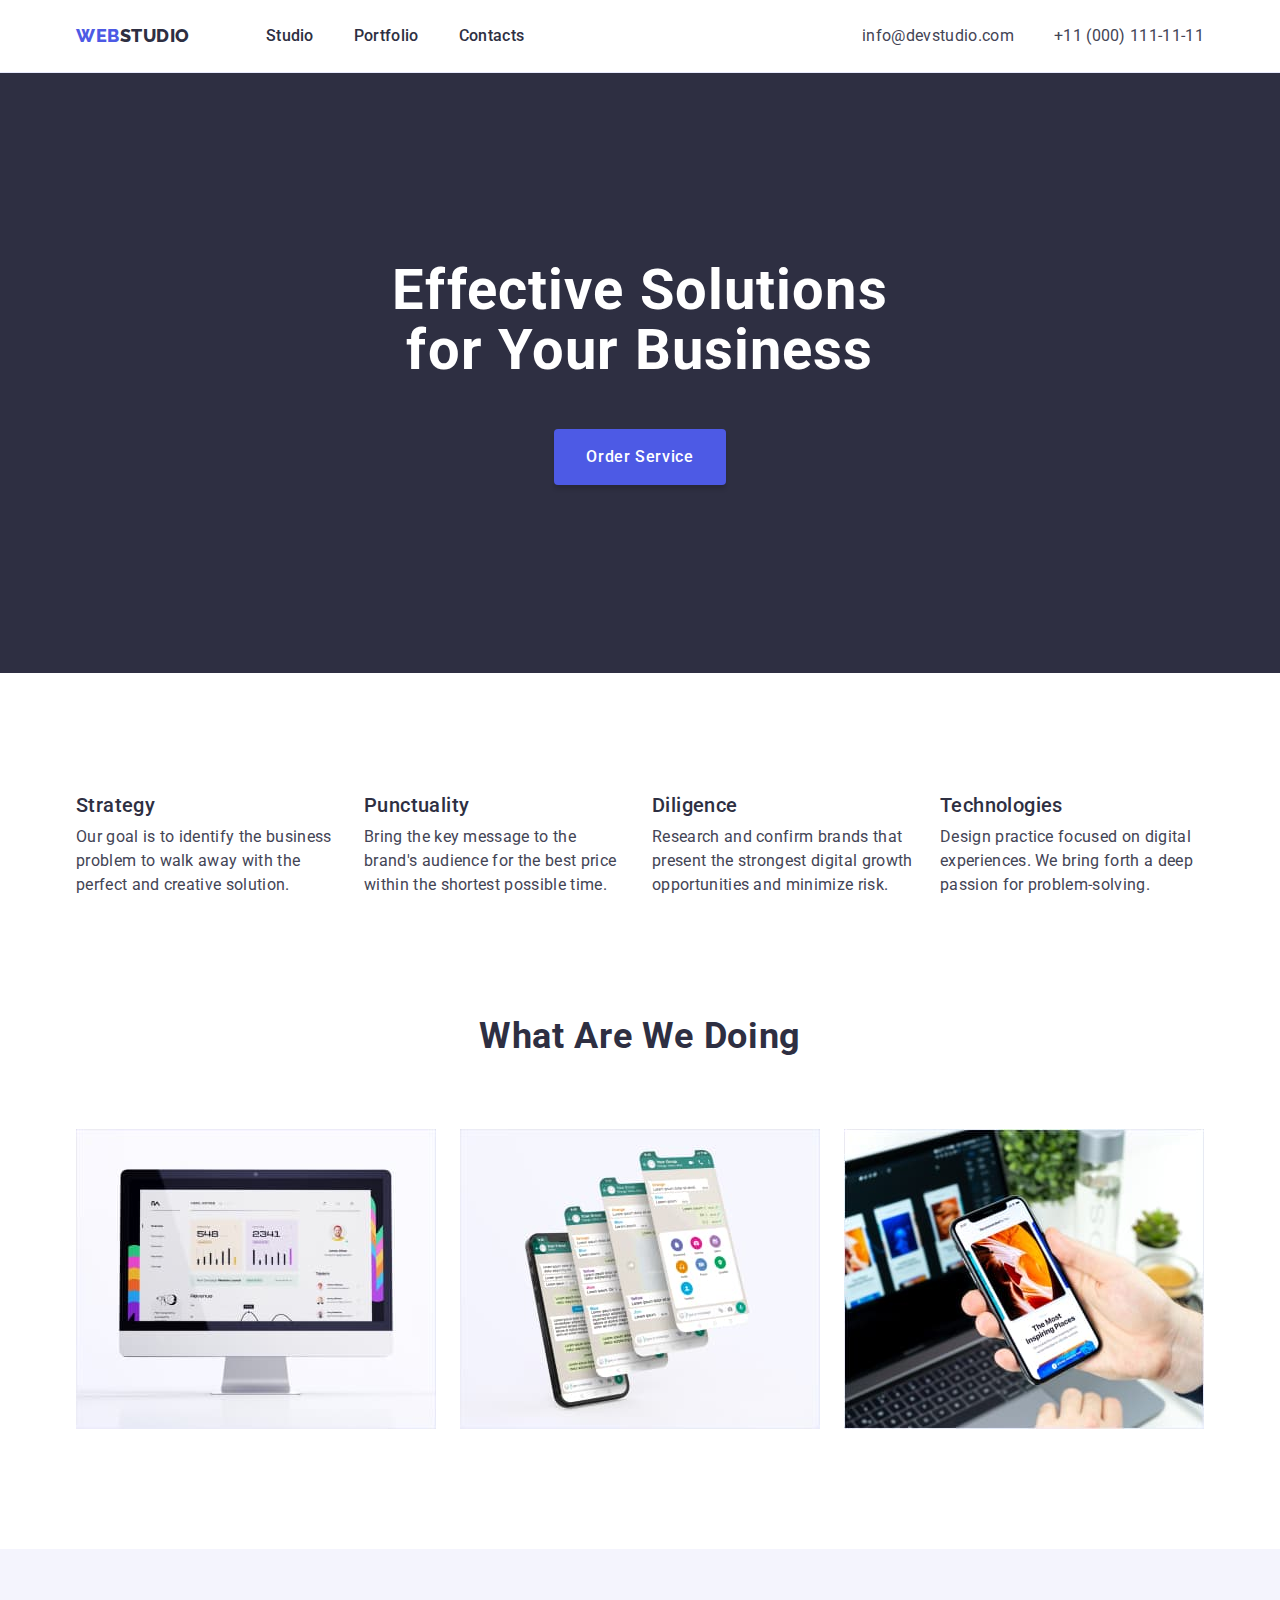
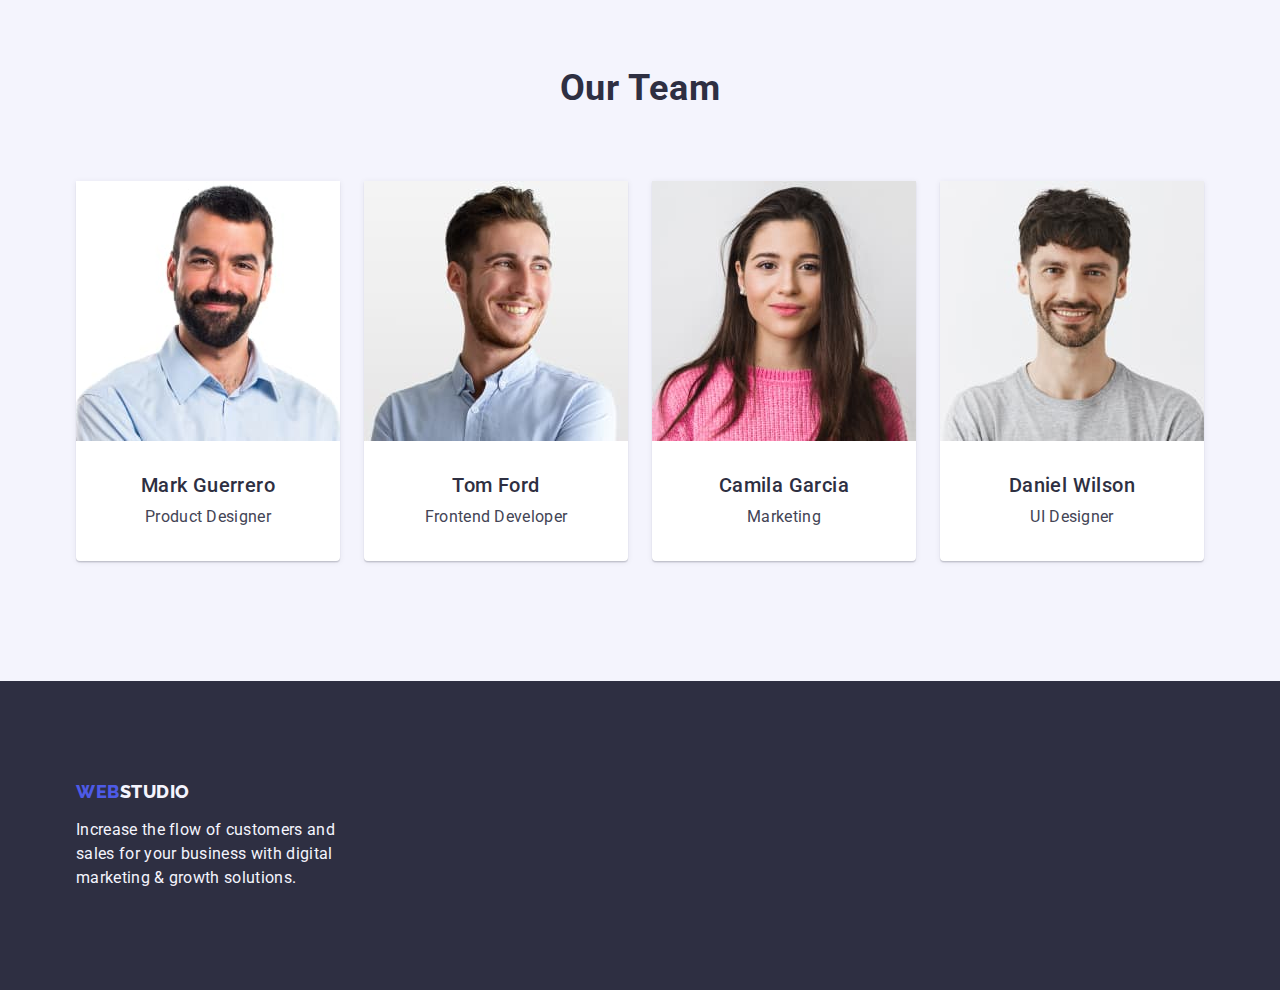
<file: index.html>
<!DOCTYPE html>
<html lang="en">
  <head>
    <meta charset="UTF-8" />
    <meta name="viewport" content="width=device-width, initial-scale=1.0" />
    <title>Webstudio</title>
    <link rel="preconnect" href="https://fonts.googleapis.com" />
    <link rel="preconnect" href="https://fonts.gstatic.com" crossorigin />
    <link
      href="https://fonts.googleapis.com/css2?family=Raleway:wght@800&family=Roboto:wght@400;500;700&display=swap"
      rel="stylesheet"
    />
    <link
      rel="stylesheet"
      href="https://cdnjs.cloudflare.com/ajax/libs/modern-normalize/2.0.0/modern-normalize.min.css"
    />
    <link rel="stylesheet" href="./css/syles.css" />
  </head>
  <body>
    <!--header-->
    <header class="header">
      <div class="header-container container">
        <nav class="header-navigation">
          <a class="header-logo link" href="./index.html"
            >Web<span class="header-logo-part">Studio</span></a
          >
          <ul class="header-menu-list list">
            <li class="header-menu-item">
              <a
                class="header-menu-link link"
                href="./index.html"
                target="_blank"
                >Studio</a
              >
            </li>
            <li class="header-menu-item">
              <a
                class="header-menu-link link"
                href="./portfolio.html"
                target="_blank"
                >Portfolio</a
              >
            </li>
            <li class="header-menu-item">
              <a class="header-menu-link link" href="" target="_blank"
                >Contacts</a
              >
            </li>
          </ul>
        </nav>
        <address class="adress-header-section">
          <ul class="header-adress-list list">
            <li>
              <a
                class="header-menu-adress link"
                href="mailto:info@devstudio.com"
                >info@devstudio.com</a
              >
            </li>
            <li>
              <a class="header-menu-adress link" href="tel:+110001111111"
                >+11 (000) 111-11-11</a
              >
            </li>
          </ul>
        </address>
      </div>
    </header>
    <main>
      <!--section-1/hero-->
      <section class="hero">
        <div class="container">
          <h1 class="hero-logo">Effective Solutions for Your Business</h1>
          <button type="button" class="hero-btn">Order Service</button>
        </div>
      </section>
      <!--section-2-skills-->
      <section class="skills">
        <div class="container">
          <h2 class="visually-hidden">Skills</h2>
          <ul class="skills-list list">
            <li class="skills-item">
              <h3 class="skills-subtitle">Strategy</h3>
              <p class="skills-text">
                Our goal is to identify the business problem to walk away with
                the perfect and creative solution.
              </p>
            </li>
            <li class="skills-item">
              <h3 class="skills-subtitle">Punctuality</h3>
              <p class="skills-text">
                Bring the key message to the brand's audience for the best price
                within the shortest possible time.
              </p>
            </li>
            <li class="skills-item">
              <h3 class="skills-subtitle">Diligence</h3>
              <p class="skills-text">
                Research and confirm brands that present the strongest digital
                growth opportunities and minimize risk.
              </p>
            </li>
            <li class="skills-item">
              <h3 class="skills-subtitle">Technologies</h3>
              <p class="skills-text">
                Design practice focused on digital experiences. We bring forth a
                deep passion for problem-solving.
              </p>
            </li>
          </ul>
        </div>
      </section>
      <!--section-3-doing-->
      <section class="doing">
        <div class="container">
          <h2 class="doing-title">What are we doing</h2>
          <ul class="doing-list list">
            <li class="doing-item">
              <img
                src="./images/doing-img-1.jpg"
                width="360"
                height="300"
                alt="site"
              />
            </li>
            <li class="doing-item">
              <img
                src="./images/doing-img-2.jpg"
                width="360"
                height="300"
                alt="messenger"
              />
            </li>
            <li class="doing-item">
              <img
                src="./images/doing-img-3.jpg"
                width="360"
                height="300"
                alt="Software for gadgets"
              />
            </li>
          </ul>
        </div>
      </section>
      <!--section-4-team-->
      <section class="team">
        <div class="container">
          <h2 class="team-title">Our Team</h2>
          <ul class="team-list list">
            <li class="team-item">
              <img
                class="img-team"
                src="./images/team-img-1.jpg"
                width="264"
                height="260"
                alt="Mark Guerrero"
              />
              <div class="container-team">
                <h3 class="team-name">Mark Guerrero</h3>
                <p class="team-text">Product Designer</p>
              </div>
            </li>
            <li class="team-item">
              <img
                class="img-team"
                src="./images/team-img-2.jpg"
                width="264"
                height="260"
                alt="Tom Ford"
              />
              <div class="container-team">
                <h3 class="team-name">Tom Ford</h3>
                <p class="team-text">Frontend Developer</p>
              </div>
            </li>
            <li class="team-item">
              <img
                class="img-team"
                src="./images/team-img-3.jpg"
                width="264"
                height="260"
                alt="Camila Garcia"
              />
              <div class="container-team">
                <h3 class="team-name">Camila Garcia</h3>
                <p class="team-text">Marketing</p>
              </div>
            </li>
            <li class="team-item">
              <img
                src="./images/team-img-4.jpg"
                width="264"
                height="260"
                alt="Daniel Wilson"
              />
              <div class="container-team">
                <h3 class="team-name">Daniel Wilson</h3>
                <p class="team-text">UI Designer</p>
              </div>
            </li>
          </ul>
        </div>
      </section>
    </main>
    <!--footer-->
    <footer class="footer">
      <div class="container">
        <a class="footer-logo link" href="./index.html"
          >Web<span class="footer-logo-part">Studio</span></a
        >
        <p class="footer-text">
          Increase the flow of customers and sales for your business with
          digital marketing & growth solutions.
        </p>
      </div>
    </footer>
  </body>
</html>
</file>
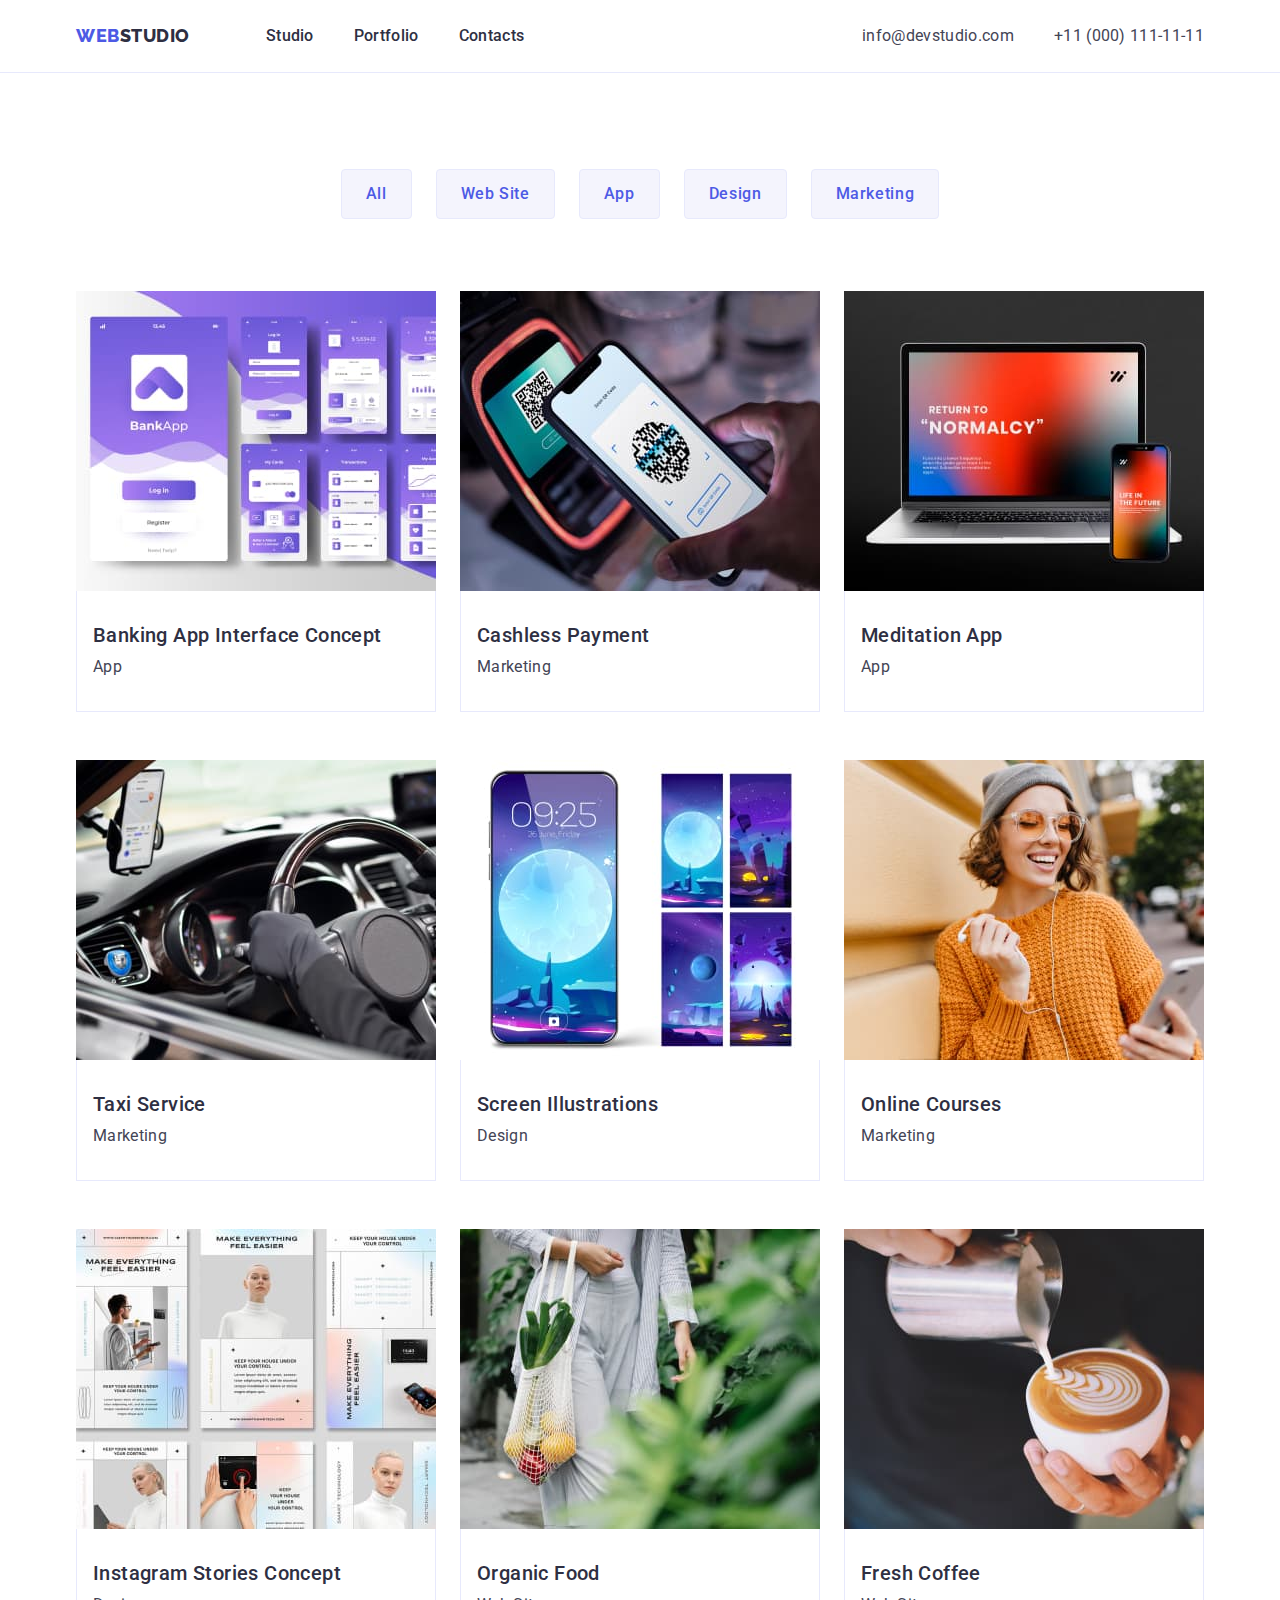
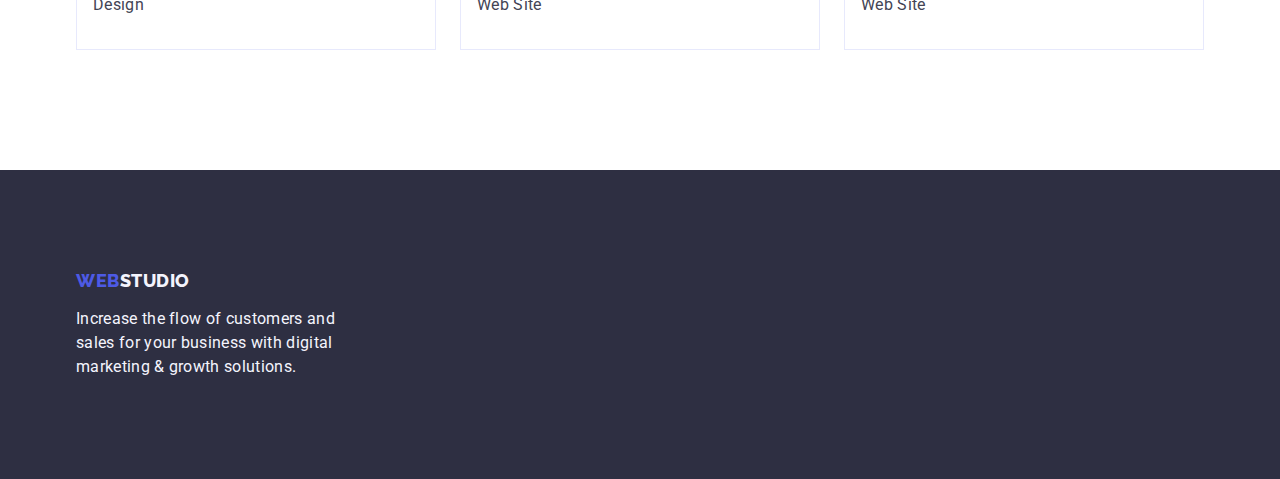
<file: portfolio.html>
<!DOCTYPE html>
<html lang="en">
  <head>
    <meta charset="UTF-8" />
    <meta name="viewport" content="width=device-width, initial-scale=1.0" />
    <title>Portfolio</title>
    <link rel="preconnect" href="https://fonts.googleapis.com" />
    <link rel="preconnect" href="https://fonts.gstatic.com" crossorigin />
    <link
      href="https://fonts.googleapis.com/css2?family=Raleway:wght@800&family=Roboto:wght@400;500;700&display=swap"
      rel="stylesheet"
    />
    <link
      rel="stylesheet"
      href="https://cdnjs.cloudflare.com/ajax/libs/modern-normalize/2.0.0/modern-normalize.min.css"
    />
    <link rel="stylesheet" href="./css/syles.css" />
  </head>
  <body>
    <!--header-->
    <header class="header">
      <div class="header-container container">
        <nav class="header-navigation">
          <a class="header-logo link" href="./portfolio.html"
            >Web<span class="header-logo-part">Studio</span></a
          >
          <ul class="header-menu-list list">
            <li class="header-menu-item">
              <a
                class="header-menu-link link"
                href="./index.html"
                target="_blank"
                >Studio</a
              >
            </li>
            <li class="header-menu-item">
              <a
                class="header-menu-link link"
                href="./portfolio.html"
                target="_blank"
                >Portfolio</a
              >
            </li>
            <li class="header-menu-item">
              <a class="header-menu-link link" href="" target="_blank"
                >Contacts</a
              >
            </li>
          </ul>
        </nav>
        <address class="adress-header-section">
          <ul class="header-adress-list list">
            <li>
              <a
                class="header-menu-adress link"
                href="mailto:info@devstudio.com"
                >info@devstudio.com</a
              >
            </li>
            <li>
              <a class="header-menu-adress link" href="tel:+110001111111"
                >+11 (000) 111-11-11</a
              >
            </li>
          </ul>
        </address>
      </div>
    </header>
    <main>
      <!--section 1-->
      <section class="servicies">
        <div class="container">
          <h1 class="visually-hidden">filter-buttons</h1>
          <ul class="section-button-list list">
            <li class="button-item">
              <button class="button-all" type="button">All</button>
            </li>
            <li class="button-item">
              <button class="button-all" type="button">Web Site</button>
            </li>
            <li class="button-item">
              <button class="button-all" type="button">App</button>
            </li>
            <li class="button-item">
              <button class="button-all" type="button">Design</button>
            </li>
            <li class="button-item">
              <button class="button-all" type="button">Marketing</button>
            </li>
          </ul>
          <ul class="servicies-list list">
            <li class="servicies-item">
              <a class="servicies-item-link link" href="">
                <img
                  src="./images/serv-img-1.jpg"
                  width="360"
                  height="300"
                  alt="Banking App"
                />
                <div class="container-servicies">
                  <h2 class="servicies-title">Banking App Interface Concept</h2>
                  <p class="servicies-type">App</p>
                </div>
              </a>
            </li>
            <li class="servicies-item">
              <a class="servicies-item-link link" href="">
                <img
                  src="./images/serv-img-2.jpg"
                  width="360"
                  height="300"
                  alt="Cashless Payment"
                />
                <div class="container-servicies">
                  <h2 class="servicies-title">Cashless Payment</h2>
                  <p class="servicies-type">Marketing</p>
                </div>
              </a>
            </li>
            <li class="servicies-item">
              <a class="servicies-item-link link" href="">
                <img
                  src="./images/serv-img-3.jpg"
                  width="360"
                  height="300"
                  alt="Meditation App"
                />
                <div class="container-servicies">
                  <h2 class="servicies-title">Meditation App</h2>
                  <p class="servicies-type">App</p>
                </div>
              </a>
            </li>
            <li class="servicies-item">
              <a class="servicies-item-link link" href="">
                <img
                  src="./images/serv-img-4.jpg"
                  width="360"
                  height="300"
                  alt="Taxi Service"
                />
                <div class="container-servicies">
                  <h2 class="servicies-title">Taxi Service</h2>
                  <p class="servicies-type">Marketing</p>
                </div>
              </a>
            </li>
            <li class="servicies-item">
              <a class="servicies-item-link link" href="">
                <img
                  src="./images/serv-img-5.jpg"
                  width="360"
                  height="300"
                  alt="Screen Illustrations"
                />
                <div class="container-servicies">
                  <h2 class="servicies-title">Screen Illustrations</h2>
                  <p class="servicies-type">Design</p>
                </div>
              </a>
            </li>
            <li class="servicies-item">
              <a class="servicies-item-link link" href="">
                <img
                  src="./images/serv-img-6.jpg"
                  width="360"
                  height="300"
                  alt="Online Courses"
                />
                <div class="container-servicies">
                  <h2 class="servicies-title">Online Courses</h2>
                  <p class="servicies-type">Marketing</p>
                </div>
              </a>
            </li>
            <li class="servicies-item">
              <a class="servicies-item-link link" href="">
                <img
                  src="./images/serv-img-7.jpg"
                  width="360"
                  height="300"
                  alt="Instagram Stories Concept"
                />
                <div class="container-servicies">
                  <h2 class="servicies-title">Instagram Stories Concept</h2>
                  <p class="servicies-type">Design</p>
                </div>
              </a>
            </li>
            <li class="servicies-item">
              <a class="servicies-item-link link" href="">
                <img
                  src="./images/serv-img-8.jpg"
                  width="360"
                  height="300"
                  alt="Organic Food"
                />
                <div class="container-servicies">
                  <h2 class="servicies-title">Organic Food</h2>
                  <p class="servicies-type">Web Site</p>
                </div>
              </a>
            </li>
            <li class="servicies-item">
              <a class="servicies-item-link link" href="">
                <img
                  src="./images/serv-img-9.jpg"
                  width="360"
                  height="300"
                  alt="Organic Food"
                />
                <div class="container-servicies">
                  <h2 class="servicies-title">Fresh Coffee</h2>
                  <p class="servicies-type">Web Site</p>
                </div>
              </a>
            </li>
          </ul>
        </div>
      </section>
    </main>
    <!--footer-->
    <footer class="footer">
      <div class="container">
        <a class="footer-logo link" href="./portfolio.html"
          >Web<span class="footer-logo-part">Studio</span></a
        >
        <p class="footer-text">
          Increase the flow of customers and sales for your business with
          digital marketing & growth solutions.
        </p>
      </div>
    </footer>
  </body>
</html>
</file>
<file: css/syles.css>
body {
  background-color: #ffffff;
  font-family: "Roboto", sans-serif;
  color: #434455;
}

:root {
  --iris: #4d5ae5;
  --ocean: #404bbf;
  --navyblue: #2e2f42;
  --green: #31d0aa;
  --slate: #434455;
  --light_slate: #8e8f99;
  --cornflower: #e7e9fc;
  --cloud: #f4f4fd;
  --navy_blue_modal: #2e2f42;
  --grey: #2e2f42;
  --dairy: #fcfcfc;
  --white: #ffffff;
  --logo_font: "Raleway";
}

*,
*::before,
*::after {
  box-sizing: border-box;
}

main {
  flex-grow: 1;
}

img {
  display: block;
}

.link {
  text-decoration: none;
}

.list {
  list-style-type: none;
}

.container {
  max-width: 1158px;
  padding: 0 15px;
  margin: 0 auto;
}

.visually-hidden {
  position: absolute;
  width: 1px;
  height: 1px;
  margin: -1px;
  border: 0;
  padding: 0;
  white-space: nowrap;
  clip-path: inset(100%);
  clip: rect(0 0 0 0);
  overflow: hidden;
}

p,
h1,
h2,
h3,
h4,
h5,
h6 {
  margin-top: 0;
  margin-bottom: 0;
}

ol,
ul {
  padding-left: 0;
  margin-top: 0;
  margin-bottom: 0;
}

/*---------------HEADER--------------------*/

.header {
  padding: 24px 0;
  border-bottom: 1px solid var(--cornflower, #e7e9fc);
  background: var(--white);
}

.header-container {
  display: flex;
  align-items: center;
  padding: 0 15px;
}

.header-logo {
  color: var(--iris);
  font-family: "Raleway", sans-serif;
  font-size: 18px;
  font-weight: 800;
  line-height: 1.17;
  letter-spacing: 0.03em;
  text-transform: uppercase;
  display: flex;
  align-items: center;
  margin-right: 76px;
}

.header-logo-part {
  color: var(--navyblue);
}

.header-navigation {
  display: flex;
  align-items: center;
  margin-right: auto;
}

.header-menu-list {
  display: flex;
  gap: 40px;
  align-items: center;
  margin-right: 332px;
}

.header-menu-item {
}

.header-menu-link {
  color: var(--navyblue);
  font-size: 16px;
  font-weight: 500;
  line-height: 1.5;
  letter-spacing: 0.02em;
  padding: 24px 0 24px;
}

.header-menu-link:hover,
.header-menu-link:focus {
  color: var(--ocean);
  text-decoration-line: underline;
}

.adress-header-section {
  font-style: normal;
}

.header-adress-list {
  display: flex;
  gap: 40px;
}

.header-menu-adress {
  color: var(--slate);
  font-size: 16px;
  line-height: 1.5;
  letter-spacing: 0.02em;
}

.header-menu-adress:hover,
.header-menu-adress:focus {
  color: var(--ocean);
}

/*--------------section-1/hero--------------*/

.hero {
  padding: 188px 0;
  background-color: var(--navyblue);
}

.hero-logo {
  color: var(--white);
  text-align: center;
  font-size: 56px;
  line-height: 1.07;
  letter-spacing: 0.02em;
  max-width: 496px;
  margin: 0 auto 48px auto;
}

.hero-btn {
  color: var(--white);
  font-family: inherit;
  display: block;
  background-color: var(--iris);
  font-size: 16px;
  font-weight: 500;
  line-height: 1.5;
  letter-spacing: 0.04em;
  cursor: pointer;
  padding: 16px 32px;
  border-radius: 4px;
  box-shadow: 0px 4px 4px 0px rgba(0, 0, 0, 0.15);
  margin: 0 auto;
  min-width: 169px;
  height: 56px;
  border: none;
}

.hero-btn:hover,
.hero-btn:focus {
  background-color: var(--ocean);
}

/*--------------section-2-skills--------------*/

.skills {
  padding: 120px 0px;
}
.skills-list {
  display: flex;
  gap: 24px;
}
.skills-item {
}
.skills-subtitle {
  color: var(--navyblue);
  font-size: 20px;
  font-weight: 500;
  line-height: 1.2;
  letter-spacing: 0.02em;
  margin-bottom: 8px;
}
.skills-text {
  color: var(--slate);
  font-size: 16px;
  line-height: 1.5;
  letter-spacing: 0.02em;
  max-width: 264px;
}

/*--------------section-3-doing--------------*/

.doing {
  padding-bottom: 120px;
}

.doing-title {
  color: var(--navyblue);
  text-align: center;
  font-size: 36px;
  line-height: 1.11;
  letter-spacing: 0.02em;
  text-transform: capitalize;
  margin-bottom: 72px;
}
.doing-list {
  display: flex;
  gap: 24px;
}
.doing-item {
}

/*--------------section-4-team--------------*/

.team {
  padding: 120px 0px;
  background-color: var(--cloud);
}
.team-title {
  color: var(--navyblue);
  font-size: 36px;
  line-height: 1.11;
  letter-spacing: 0.02em;
  text-transform: capitalize;
  text-align: center;
  margin-bottom: 72px;
}
.team-list {
  display: flex;
  gap: 24px;
}

.team-item {
  background-color: var(--white);
  border-radius: 0px 0px 4px 4px;
  box-shadow: 0px 2px 1px 0px rgba(46, 47, 66, 0.08),
    0px 1px 1px 0px rgba(46, 47, 66, 0.16),
    0px 1px 6px 0px rgba(46, 47, 66, 0.08);
}

.img-team {
}

.container-team {
  padding: 32px 0;
}

.team-name {
  color: var(--navyblue);
  font-size: 20px;
  font-weight: 500;
  line-height: 1.2;
  letter-spacing: 0.02em;
  text-align: center;
  margin-bottom: 8px;
}

.team-text {
  color: var(--slate);
  font-size: 16px;
  line-height: 1.5;
  letter-spacing: 0.02em;
  text-align: center;
}

/*--------------footer--------------*/

.footer {
  background-color: var(--navyblue);
  padding: 100px 0;
}
.footer-logo {
  color: var(--iris);
  font-family: "Raleway", sans-serif;
  font-size: 18px;
  font-weight: 800;
  line-height: 1.17;
  letter-spacing: 0.03em;
  text-transform: uppercase;
}

.footer-logo-part {
  color: var(--cloud);
}

.footer-logo {
  display: inline-block;
  margin-bottom: 16px;
}

.footer-text {
  color: var(--cloud);
  font-size: 16px;
  line-height: 1.5;
  letter-spacing: 0.02em;
  max-width: 264px;
}

/*!--------------PORTFOLIO--------------*/

/*!---------------HEADER-as-index-------*/

/*!---------------button-list-------*/

.servicies {
  padding: 96px 0 120px 0;
}

.section-button-list {
  display: flex;
  gap: 24px;
  margin-bottom: 72px;
  justify-content: center;
}

.button-all {
  color: var(--iris);
  background-color: var(--cloud);
  font-family: inherit;
  font-size: 16px;
  font-weight: 500;
  line-height: 1.5;
  letter-spacing: 0.04em;
  cursor: pointer;
  padding: 12px 24px;
  border-radius: 4px;
  border: 1px solid var(--cornflower);
}

.button-all:hover,
.button-all:focus,
.button-all:active {
  color: var(--white);
  background-color: var(--ocean);
  border: 1px solid transparent;
}

/*!---------------section-servicies-------*/

.servicies-list {
  display: flex;
  column-gap: 24px;
  row-gap: 48px;
  flex-wrap: wrap;
}

.servicies-item {
  width: calc((100% - 48px) / 3);
}

.container-servicies {
  padding: 32px 16px;
  border: 1px solid var(--cornflower);
  border-top: none;
}

.servicies-item-link {
}
.link {
}
.servicies-title {
  color: var(--navyblue);
  font-size: 20px;
  font-weight: 500;
  line-height: 1.2;
  letter-spacing: 0.02em;
  margin-bottom: 8px;
}
.servicies-type {
  color: var(--slate);
  font-size: 16px;
  line-height: 1.5;
  letter-spacing: 0.02em;
}

/*!---------------FOOTER-as-index-------*/
</file>
